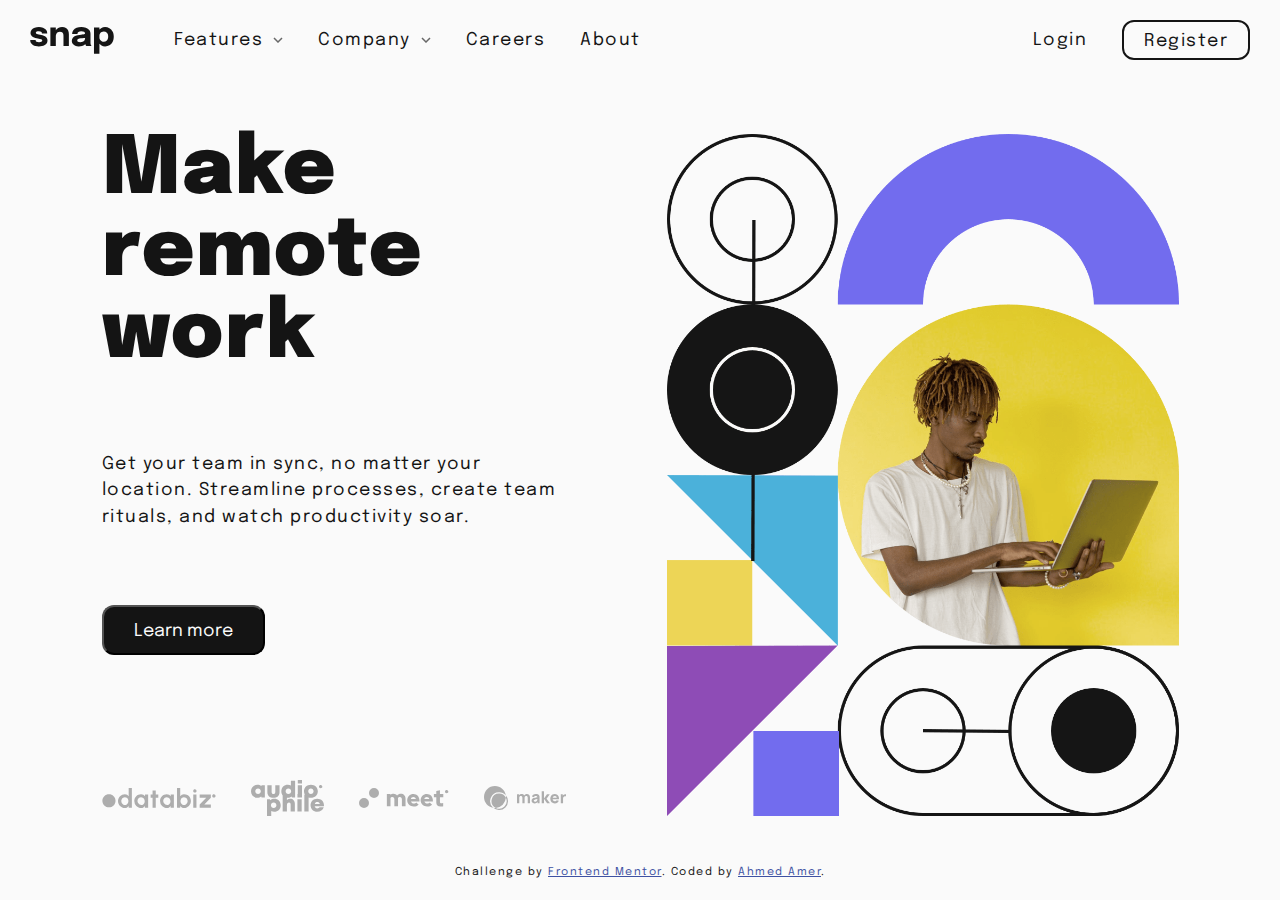
<file: index.html>
<!DOCTYPE html>
<html lang="en">

<head>
  <meta charset="UTF-8">
  <meta name="viewport" content="width=device-width, initial-scale=1.0">
  <!-- displays site properly based on user's device -->

  <link rel="icon" type="image/png" sizes="32x32" href="./images/favicon-32x32.png">

  <title>Intro section with dropdown navigation</title>

  <!-- Feel free to remove these styles or customise in your own stylesheet 👍 -->
  <style>
    .attribution {
      font-size: 11px;
      text-align: center;
    }

    .attribution a {
      color: hsl(228, 45%, 44%);
    }
  </style>
  <link rel="stylesheet" href="style.css">
</head>

<body>

  <nav class="navbar flex">
    <div class="flex">
      <img src="images/logo.svg" alt="" class="logo">

      <ul class="nav-list flex">
        <li class="dropdown flex">
          <div class="flex gap10"> Features <img src="images/icon-arrow-down.svg" alt="" class="arrow-down"></div>
          <ul class="dropdown-content flex">
            <li class="flex gap10"><img src="images/icon-todo.svg" alt="">Todo List</li>
            <li class="flex gap10"><img src="images/icon-calendar.svg" alt="">Calender</li>
            <li class="flex gap10"><img src="images/icon-reminders.svg" alt="">Reminders</li>
            <li class="flex gap10"><img src="images/icon-planning.svg" alt="">Planning</li>
          </ul>
        </li>
        <li class="dropdown flex">
          <div class="flex gap10">
            Company
            <img src="images/icon-arrow-down.svg" alt="" class="arrow-down">
          </div>
          <ul class="dropdown-content">
            <li>History</li>
            <li>Our Team</li>
            <li>Blog</li>
          </ul>
        </li>
        <li>Careers</li>
        <li>About</li>
      </ul>
    </div>

    <ul class="log-list flex">
      <li>Login</li>
      <li class="out-line-button">Register</li>
    </ul>
  </nav>

  <div class="main flex">
    <div class="flex hero-text">
      <h1 class="title">
        Make remote work
      </h1>

      <p class="tag-line">
        Get your team in sync, no matter your location. Streamline processes,
        create team rituals, and watch productivity soar.
      </p>


      <button class="filled-button">
        Learn more
      </button>
      <div class="companies flex">
        <img src="images/client-databiz.svg" alt="">
        <img src="images/client-audiophile.svg" alt="">
        <img src="images/client-meet.svg" alt="">
        <img src="images/client-maker.svg" alt="">
      </div>

    </div>

    <img src="images/image-hero-desktop.png" alt="" class="hero-image">
  </div>

  <div class="attribution">
    Challenge by <a href="https://www.frontendmentor.io?ref=challenge" target="_blank">Frontend Mentor</a>.
    Coded by <a href="#">Ahmed Amer</a>.
  </div>
</body>

</html>
</file>
<file: style.css>
/* Fonts */
@import url('https://fonts.googleapis.com/css2?family=Epilogue:wght@400;500;600;700;900&family=Pacifico&family=Poppins:ital,wght@0,200;0,400;0,600;0,800;0,900;1,200;1,400;1,600;1,800;1,900&display=swap');

:root {
    --black: hsl(0, 0%, 8%);
    --white: hsl(0, 0%, 98%);
    --gray: hsl(0, 0%, 41%);
}

* {
    margin: 0;
    padding: 0;
    box-sizing: border-box;
}

button,
input {
    font: inherit;
}

ul {
    list-style: none;
}

body {
    color: var(--black);
    background-color: var(--white);
    font-family: "Epilogue";
    font-size: 1.1rem;
    letter-spacing: 1.5px;
}

.flex {
    display: flex;
    justify-content: center;
    align-items: center;
    gap: 35px;
}

.navbar {
    justify-content: space-between;
    padding: 20px 30px;
}

.logo {
    margin-right: 25px;
}

.gap10 {
    gap: 10px;
}

.out-line-button {
    border-width: 2px;
    border-style: solid;
    padding: 10px 20px 8px;
    border-radius: 12px;
    border-color: var(--black);
}

.out-line:hover {
    background: var(--black);
    color: var(--white);
}

.main {
    margin: 50px 150px;
    gap: 100px;
    align-items: flex-end;
}

.hero-image {
    width: 32rem;
}

.hero-text {
    flex-direction: column;
    align-items: flex-start;
    gap: 75px;
}

.title {
    font-size: 5rem;
    font-weight: 900;
}

.tag-line {
    line-height: 1.5;
}

.filled-button {
    background: var(--black);
    color: var(--white);
    padding: 15px 30px 13px;
    border-radius: 12px;
}

.companies {
    padding-top: 50px;
}

.dropdown {
    position: relative;
    flex-direction: column;
    justify-content: start;
}

.dropdown-content {
    display: none;
    position: absolute;
    margin-top: 20px;
    padding: 20px 0;
    box-shadow: 0 5px 25px -10px var(--gray);
    border-radius: 20px;
    background-color: var(--white);
    flex-direction: column;
    align-items: flex-start;
    gap: 0;
    width: 190px;
}

.dropdown-content>*{
    width: 100%;
    padding: 20px 25px ;
}

.dropdown-content>*:hover{
    background-color: rgb(231, 231, 231);
}

.dropdown:hover .dropdown-content {
    display: flex;
}
</file>
